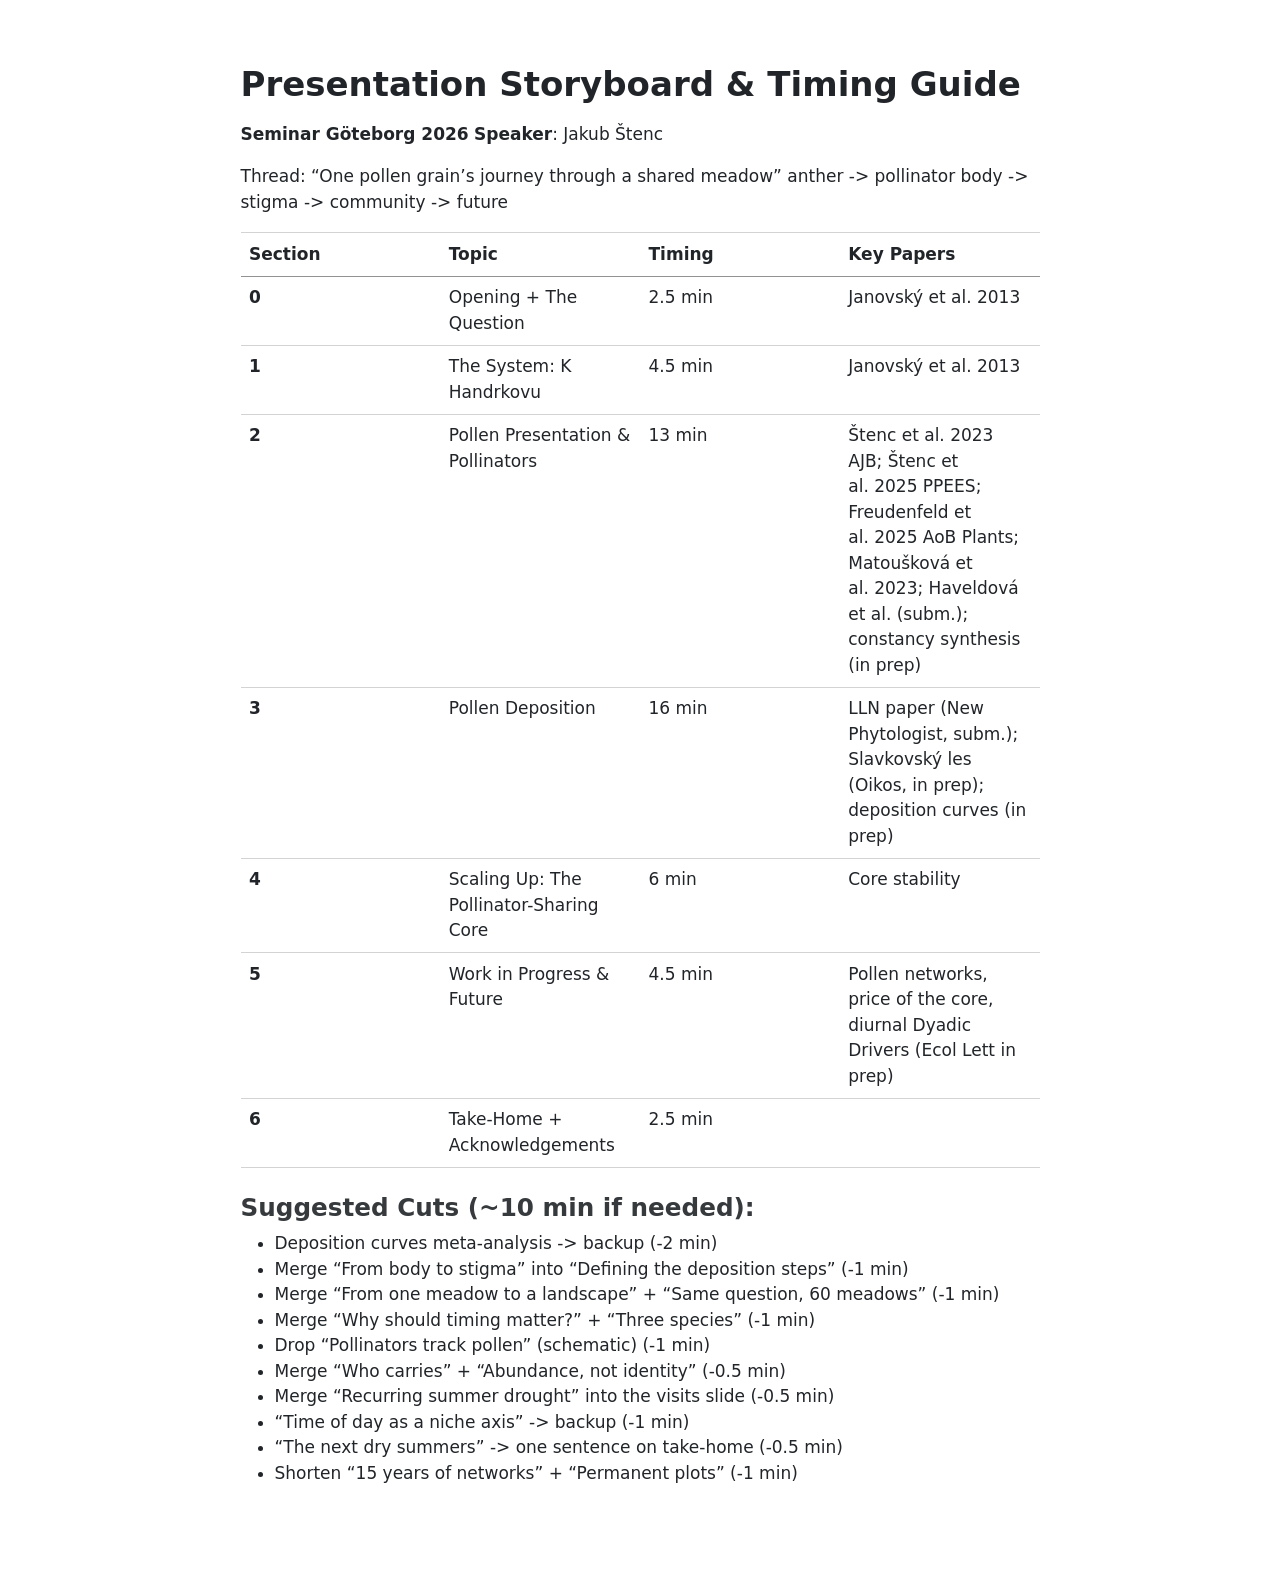
<file: docs/techroom/storyboard.html>
<!DOCTYPE html>
<html xmlns="http://www.w3.org/1999/xhtml" lang="en" xml:lang="en"><head>

<meta charset="utf-8">
<meta name="generator" content="quarto-1.8.25">

<meta name="viewport" content="width=device-width, initial-scale=1.0, user-scalable=yes">


<title>storyboard – Seminar Göteborg 2026</title>
<style>
code{white-space: pre-wrap;}
span.smallcaps{font-variant: small-caps;}
div.columns{display: flex; gap: min(4vw, 1.5em);}
div.column{flex: auto; overflow-x: auto;}
div.hanging-indent{margin-left: 1.5em; text-indent: -1.5em;}
ul.task-list{list-style: none;}
ul.task-list li input[type="checkbox"] {
  width: 0.8em;
  margin: 0 0.8em 0.2em -1em; /* quarto-specific, see https://github.com/quarto-dev/quarto-cli/issues/4556 */ 
  vertical-align: middle;
}
</style>


<script src="../site_libs/quarto-nav/quarto-nav.js"></script>
<script src="../site_libs/clipboard/clipboard.min.js"></script>
<script src="../site_libs/quarto-search/autocomplete.umd.js"></script>
<script src="../site_libs/quarto-search/fuse.min.js"></script>
<script src="../site_libs/quarto-search/quarto-search.js"></script>
<meta name="quarto:offset" content="../">
<script src="../site_libs/quarto-html/quarto.js" type="module"></script>
<script src="../site_libs/quarto-html/tabsets/tabsets.js" type="module"></script>
<script src="../site_libs/quarto-html/axe/axe-check.js" type="module"></script>
<script src="../site_libs/quarto-html/popper.min.js"></script>
<script src="../site_libs/quarto-html/tippy.umd.min.js"></script>
<script src="../site_libs/quarto-html/anchor.min.js"></script>
<link href="../site_libs/quarto-html/tippy.css" rel="stylesheet">
<link href="../site_libs/quarto-html/quarto-syntax-highlighting-7b89279ff1a6dce999919e0e67d4d9ec.css" rel="stylesheet" id="quarto-text-highlighting-styles">
<script src="../site_libs/bootstrap/bootstrap.min.js"></script>
<link href="../site_libs/bootstrap/bootstrap-icons.css" rel="stylesheet">
<link href="../site_libs/bootstrap/bootstrap-483b83aed17b8f082ffcc42107b62a07.min.css" rel="stylesheet" append-hash="true" id="quarto-bootstrap" data-mode="light">
<script id="quarto-search-options" type="application/json">{
  "location": "sidebar",
  "copy-button": false,
  "collapse-after": 3,
  "panel-placement": "start",
  "type": "textbox",
  "limit": 50,
  "keyboard-shortcut": [
    "f",
    "/",
    "s"
  ],
  "show-item-context": false,
  "language": {
    "search-no-results-text": "No results",
    "search-matching-documents-text": "matching documents",
    "search-copy-link-title": "Copy link to search",
    "search-hide-matches-text": "Hide additional matches",
    "search-more-match-text": "more match in this document",
    "search-more-matches-text": "more matches in this document",
    "search-clear-button-title": "Clear",
    "search-text-placeholder": "",
    "search-detached-cancel-button-title": "Cancel",
    "search-submit-button-title": "Submit",
    "search-label": "Search"
  }
}</script>


</head>

<body class="fullcontent quarto-light">

<div id="quarto-search-results"></div>
<!-- content -->
<div id="quarto-content" class="quarto-container page-columns page-rows-contents page-layout-article">
<!-- sidebar -->
<!-- margin-sidebar -->
    
<!-- main -->
<main class="content" id="quarto-document-content"><header id="title-block-header" class="quarto-title-block"></header>




<section id="presentation-storyboard-timing-guide" class="level1">
<h1>Presentation Storyboard &amp; Timing Guide</h1>
<p><strong>Seminar Göteborg 2026</strong> <strong>Speaker</strong>: Jakub Štenc</p>
<p>Thread: “One pollen grain’s journey through a shared meadow” anther -&gt; pollinator body -&gt; stigma -&gt; community -&gt; future</p>
<table class="caption-top table">
<colgroup>
<col style="width: 25%">
<col style="width: 25%">
<col style="width: 25%">
<col style="width: 25%">
</colgroup>
<thead>
<tr class="header">
<th style="text-align: left;">Section</th>
<th style="text-align: left;">Topic</th>
<th style="text-align: left;">Timing</th>
<th style="text-align: left;">Key Papers</th>
</tr>
</thead>
<tbody>
<tr class="odd">
<td style="text-align: left;"><strong>0</strong></td>
<td style="text-align: left;">Opening + The Question</td>
<td style="text-align: left;">2.5 min</td>
<td style="text-align: left;">Janovský et al.&nbsp;2013</td>
</tr>
<tr class="even">
<td style="text-align: left;"><strong>1</strong></td>
<td style="text-align: left;">The System: K Handrkovu</td>
<td style="text-align: left;">4.5 min</td>
<td style="text-align: left;">Janovský et al.&nbsp;2013</td>
</tr>
<tr class="odd">
<td style="text-align: left;"><strong>2</strong></td>
<td style="text-align: left;">Pollen Presentation &amp; Pollinators</td>
<td style="text-align: left;">13 min</td>
<td style="text-align: left;">Štenc et al.&nbsp;2023 AJB; Štenc et al.&nbsp;2025 PPEES; Freudenfeld et al.&nbsp;2025 AoB Plants; Matoušková et al.&nbsp;2023; Haveldová et al.&nbsp;(subm.); constancy synthesis (in prep)</td>
</tr>
<tr class="even">
<td style="text-align: left;"><strong>3</strong></td>
<td style="text-align: left;">Pollen Deposition</td>
<td style="text-align: left;">16 min</td>
<td style="text-align: left;">LLN paper (New Phytologist, subm.); Slavkovský les (Oikos, in prep); deposition curves (in prep)</td>
</tr>
<tr class="odd">
<td style="text-align: left;"><strong>4</strong></td>
<td style="text-align: left;">Scaling Up: The Pollinator-Sharing Core</td>
<td style="text-align: left;">6 min</td>
<td style="text-align: left;">Core stability</td>
</tr>
<tr class="even">
<td style="text-align: left;"><strong>5</strong></td>
<td style="text-align: left;">Work in Progress &amp; Future</td>
<td style="text-align: left;">4.5 min</td>
<td style="text-align: left;">Pollen networks, price of the core, diurnal Dyadic Drivers (Ecol Lett in prep)</td>
</tr>
<tr class="odd">
<td style="text-align: left;"><strong>6</strong></td>
<td style="text-align: left;">Take-Home + Acknowledgements</td>
<td style="text-align: left;">2.5 min</td>
<td style="text-align: left;"></td>
</tr>
</tbody>
</table>
<section id="suggested-cuts-10-min-if-needed" class="level3">
<h3 class="anchored" data-anchor-id="suggested-cuts-10-min-if-needed">Suggested Cuts (~10 min if needed):</h3>
<ul>
<li>Deposition curves meta-analysis -&gt; backup (-2 min)</li>
<li>Merge “From body to stigma” into “Defining the deposition steps” (-1 min)</li>
<li>Merge “From one meadow to a landscape” + “Same question, 60 meadows” (-1 min)</li>
<li>Merge “Why should timing matter?” + “Three species” (-1 min)</li>
<li>Drop “Pollinators track pollen” (schematic) (-1 min)</li>
<li>Merge “Who carries” + “Abundance, not identity” (-0.5 min)</li>
<li>Merge “Recurring summer drought” into the visits slide (-0.5 min)</li>
<li>“Time of day as a niche axis” -&gt; backup (-1 min)</li>
<li>“The next dry summers” -&gt; one sentence on take-home (-0.5 min)</li>
<li>Shorten “15 years of networks” + “Permanent plots” (-1 min)</li>
</ul>


</section>
</section>

</main> <!-- /main -->
<script id="quarto-html-after-body" type="application/javascript">
  window.document.addEventListener("DOMContentLoaded", function (event) {
    const icon = "";
    const anchorJS = new window.AnchorJS();
    anchorJS.options = {
      placement: 'right',
      icon: icon
    };
    anchorJS.add('.anchored');
    const isCodeAnnotation = (el) => {
      for (const clz of el.classList) {
        if (clz.startsWith('code-annotation-')) {                     
          return true;
        }
      }
      return false;
    }
    const onCopySuccess = function(e) {
      // button target
      const button = e.trigger;
      // don't keep focus
      button.blur();
      // flash "checked"
      button.classList.add('code-copy-button-checked');
      var currentTitle = button.getAttribute("title");
      button.setAttribute("title", "Copied!");
      let tooltip;
      if (window.bootstrap) {
        button.setAttribute("data-bs-toggle", "tooltip");
        button.setAttribute("data-bs-placement", "left");
        button.setAttribute("data-bs-title", "Copied!");
        tooltip = new bootstrap.Tooltip(button, 
          { trigger: "manual", 
            customClass: "code-copy-button-tooltip",
            offset: [0, -8]});
        tooltip.show();    
      }
      setTimeout(function() {
        if (tooltip) {
          tooltip.hide();
          button.removeAttribute("data-bs-title");
          button.removeAttribute("data-bs-toggle");
          button.removeAttribute("data-bs-placement");
        }
        button.setAttribute("title", currentTitle);
        button.classList.remove('code-copy-button-checked');
      }, 1000);
      // clear code selection
      e.clearSelection();
    }
    const getTextToCopy = function(trigger) {
      const outerScaffold = trigger.parentElement.cloneNode(true);
      const codeEl = outerScaffold.querySelector('code');
      for (const childEl of codeEl.children) {
        if (isCodeAnnotation(childEl)) {
          childEl.remove();
        }
      }
      return codeEl.innerText;
    }
    const clipboard = new window.ClipboardJS('.code-copy-button:not([data-in-quarto-modal])', {
      text: getTextToCopy
    });
    clipboard.on('success', onCopySuccess);
    if (window.document.getElementById('quarto-embedded-source-code-modal')) {
      const clipboardModal = new window.ClipboardJS('.code-copy-button[data-in-quarto-modal]', {
        text: getTextToCopy,
        container: window.document.getElementById('quarto-embedded-source-code-modal')
      });
      clipboardModal.on('success', onCopySuccess);
    }
      var localhostRegex = new RegExp(/^(?:http|https):\/\/localhost\:?[0-9]*\//);
      var mailtoRegex = new RegExp(/^mailto:/);
        var filterRegex = new RegExp('/' + window.location.host + '/');
      var isInternal = (href) => {
          return filterRegex.test(href) || localhostRegex.test(href) || mailtoRegex.test(href);
      }
      // Inspect non-navigation links and adorn them if external
     var links = window.document.querySelectorAll('a[href]:not(.nav-link):not(.navbar-brand):not(.toc-action):not(.sidebar-link):not(.sidebar-item-toggle):not(.pagination-link):not(.no-external):not([aria-hidden]):not(.dropdown-item):not(.quarto-navigation-tool):not(.about-link)');
      for (var i=0; i<links.length; i++) {
        const link = links[i];
        if (!isInternal(link.href)) {
          // undo the damage that might have been done by quarto-nav.js in the case of
          // links that we want to consider external
          if (link.dataset.originalHref !== undefined) {
            link.href = link.dataset.originalHref;
          }
        }
      }
    function tippyHover(el, contentFn, onTriggerFn, onUntriggerFn) {
      const config = {
        allowHTML: true,
        maxWidth: 500,
        delay: 100,
        arrow: false,
        appendTo: function(el) {
            return el.parentElement;
        },
        interactive: true,
        interactiveBorder: 10,
        theme: 'quarto',
        placement: 'bottom-start',
      };
      if (contentFn) {
        config.content = contentFn;
      }
      if (onTriggerFn) {
        config.onTrigger = onTriggerFn;
      }
      if (onUntriggerFn) {
        config.onUntrigger = onUntriggerFn;
      }
      window.tippy(el, config); 
    }
    const noterefs = window.document.querySelectorAll('a[role="doc-noteref"]');
    for (var i=0; i<noterefs.length; i++) {
      const ref = noterefs[i];
      tippyHover(ref, function() {
        // use id or data attribute instead here
        let href = ref.getAttribute('data-footnote-href') || ref.getAttribute('href');
        try { href = new URL(href).hash; } catch {}
        const id = href.replace(/^#\/?/, "");
        const note = window.document.getElementById(id);
        if (note) {
          return note.innerHTML;
        } else {
          return "";
        }
      });
    }
    const xrefs = window.document.querySelectorAll('a.quarto-xref');
    const processXRef = (id, note) => {
      // Strip column container classes
      const stripColumnClz = (el) => {
        el.classList.remove("page-full", "page-columns");
        if (el.children) {
          for (const child of el.children) {
            stripColumnClz(child);
          }
        }
      }
      stripColumnClz(note)
      if (id === null || id.startsWith('sec-')) {
        // Special case sections, only their first couple elements
        const container = document.createElement("div");
        if (note.children && note.children.length > 2) {
          container.appendChild(note.children[0].cloneNode(true));
          for (let i = 1; i < note.children.length; i++) {
            const child = note.children[i];
            if (child.tagName === "P" && child.innerText === "") {
              continue;
            } else {
              container.appendChild(child.cloneNode(true));
              break;
            }
          }
          if (window.Quarto?.typesetMath) {
            window.Quarto.typesetMath(container);
          }
          return container.innerHTML
        } else {
          if (window.Quarto?.typesetMath) {
            window.Quarto.typesetMath(note);
          }
          return note.innerHTML;
        }
      } else {
        // Remove any anchor links if they are present
        const anchorLink = note.querySelector('a.anchorjs-link');
        if (anchorLink) {
          anchorLink.remove();
        }
        if (window.Quarto?.typesetMath) {
          window.Quarto.typesetMath(note);
        }
        if (note.classList.contains("callout")) {
          return note.outerHTML;
        } else {
          return note.innerHTML;
        }
      }
    }
    for (var i=0; i<xrefs.length; i++) {
      const xref = xrefs[i];
      tippyHover(xref, undefined, function(instance) {
        instance.disable();
        let url = xref.getAttribute('href');
        let hash = undefined; 
        if (url.startsWith('#')) {
          hash = url;
        } else {
          try { hash = new URL(url).hash; } catch {}
        }
        if (hash) {
          const id = hash.replace(/^#\/?/, "");
          const note = window.document.getElementById(id);
          if (note !== null) {
            try {
              const html = processXRef(id, note.cloneNode(true));
              instance.setContent(html);
            } finally {
              instance.enable();
              instance.show();
            }
          } else {
            // See if we can fetch this
            fetch(url.split('#')[0])
            .then(res => res.text())
            .then(html => {
              const parser = new DOMParser();
              const htmlDoc = parser.parseFromString(html, "text/html");
              const note = htmlDoc.getElementById(id);
              if (note !== null) {
                const html = processXRef(id, note);
                instance.setContent(html);
              } 
            }).finally(() => {
              instance.enable();
              instance.show();
            });
          }
        } else {
          // See if we can fetch a full url (with no hash to target)
          // This is a special case and we should probably do some content thinning / targeting
          fetch(url)
          .then(res => res.text())
          .then(html => {
            const parser = new DOMParser();
            const htmlDoc = parser.parseFromString(html, "text/html");
            const note = htmlDoc.querySelector('main.content');
            if (note !== null) {
              // This should only happen for chapter cross references
              // (since there is no id in the URL)
              // remove the first header
              if (note.children.length > 0 && note.children[0].tagName === "HEADER") {
                note.children[0].remove();
              }
              const html = processXRef(null, note);
              instance.setContent(html);
            } 
          }).finally(() => {
            instance.enable();
            instance.show();
          });
        }
      }, function(instance) {
      });
    }
        let selectedAnnoteEl;
        const selectorForAnnotation = ( cell, annotation) => {
          let cellAttr = 'data-code-cell="' + cell + '"';
          let lineAttr = 'data-code-annotation="' +  annotation + '"';
          const selector = 'span[' + cellAttr + '][' + lineAttr + ']';
          return selector;
        }
        const selectCodeLines = (annoteEl) => {
          const doc = window.document;
          const targetCell = annoteEl.getAttribute("data-target-cell");
          const targetAnnotation = annoteEl.getAttribute("data-target-annotation");
          const annoteSpan = window.document.querySelector(selectorForAnnotation(targetCell, targetAnnotation));
          const lines = annoteSpan.getAttribute("data-code-lines").split(",");
          const lineIds = lines.map((line) => {
            return targetCell + "-" + line;
          })
          let top = null;
          let height = null;
          let parent = null;
          if (lineIds.length > 0) {
              //compute the position of the single el (top and bottom and make a div)
              const el = window.document.getElementById(lineIds[0]);
              top = el.offsetTop;
              height = el.offsetHeight;
              parent = el.parentElement.parentElement;
            if (lineIds.length > 1) {
              const lastEl = window.document.getElementById(lineIds[lineIds.length - 1]);
              const bottom = lastEl.offsetTop + lastEl.offsetHeight;
              height = bottom - top;
            }
            if (top !== null && height !== null && parent !== null) {
              // cook up a div (if necessary) and position it 
              let div = window.document.getElementById("code-annotation-line-highlight");
              if (div === null) {
                div = window.document.createElement("div");
                div.setAttribute("id", "code-annotation-line-highlight");
                div.style.position = 'absolute';
                parent.appendChild(div);
              }
              div.style.top = top - 2 + "px";
              div.style.height = height + 4 + "px";
              div.style.left = 0;
              let gutterDiv = window.document.getElementById("code-annotation-line-highlight-gutter");
              if (gutterDiv === null) {
                gutterDiv = window.document.createElement("div");
                gutterDiv.setAttribute("id", "code-annotation-line-highlight-gutter");
                gutterDiv.style.position = 'absolute';
                const codeCell = window.document.getElementById(targetCell);
                const gutter = codeCell.querySelector('.code-annotation-gutter');
                gutter.appendChild(gutterDiv);
              }
              gutterDiv.style.top = top - 2 + "px";
              gutterDiv.style.height = height + 4 + "px";
            }
            selectedAnnoteEl = annoteEl;
          }
        };
        const unselectCodeLines = () => {
          const elementsIds = ["code-annotation-line-highlight", "code-annotation-line-highlight-gutter"];
          elementsIds.forEach((elId) => {
            const div = window.document.getElementById(elId);
            if (div) {
              div.remove();
            }
          });
          selectedAnnoteEl = undefined;
        };
          // Handle positioning of the toggle
      window.addEventListener(
        "resize",
        throttle(() => {
          elRect = undefined;
          if (selectedAnnoteEl) {
            selectCodeLines(selectedAnnoteEl);
          }
        }, 10)
      );
      function throttle(fn, ms) {
      let throttle = false;
      let timer;
        return (...args) => {
          if(!throttle) { // first call gets through
              fn.apply(this, args);
              throttle = true;
          } else { // all the others get throttled
              if(timer) clearTimeout(timer); // cancel #2
              timer = setTimeout(() => {
                fn.apply(this, args);
                timer = throttle = false;
              }, ms);
          }
        };
      }
        // Attach click handler to the DT
        const annoteDls = window.document.querySelectorAll('dt[data-target-cell]');
        for (const annoteDlNode of annoteDls) {
          annoteDlNode.addEventListener('click', (event) => {
            const clickedEl = event.target;
            if (clickedEl !== selectedAnnoteEl) {
              unselectCodeLines();
              const activeEl = window.document.querySelector('dt[data-target-cell].code-annotation-active');
              if (activeEl) {
                activeEl.classList.remove('code-annotation-active');
              }
              selectCodeLines(clickedEl);
              clickedEl.classList.add('code-annotation-active');
            } else {
              // Unselect the line
              unselectCodeLines();
              clickedEl.classList.remove('code-annotation-active');
            }
          });
        }
    const findCites = (el) => {
      const parentEl = el.parentElement;
      if (parentEl) {
        const cites = parentEl.dataset.cites;
        if (cites) {
          return {
            el,
            cites: cites.split(' ')
          };
        } else {
          return findCites(el.parentElement)
        }
      } else {
        return undefined;
      }
    };
    var bibliorefs = window.document.querySelectorAll('a[role="doc-biblioref"]');
    for (var i=0; i<bibliorefs.length; i++) {
      const ref = bibliorefs[i];
      const citeInfo = findCites(ref);
      if (citeInfo) {
        tippyHover(citeInfo.el, function() {
          var popup = window.document.createElement('div');
          citeInfo.cites.forEach(function(cite) {
            var citeDiv = window.document.createElement('div');
            citeDiv.classList.add('hanging-indent');
            citeDiv.classList.add('csl-entry');
            var biblioDiv = window.document.getElementById('ref-' + cite);
            if (biblioDiv) {
              citeDiv.innerHTML = biblioDiv.innerHTML;
            }
            popup.appendChild(citeDiv);
          });
          return popup.innerHTML;
        });
      }
    }
  });
  </script>
</div> <!-- /content -->




</body></html>
</file>
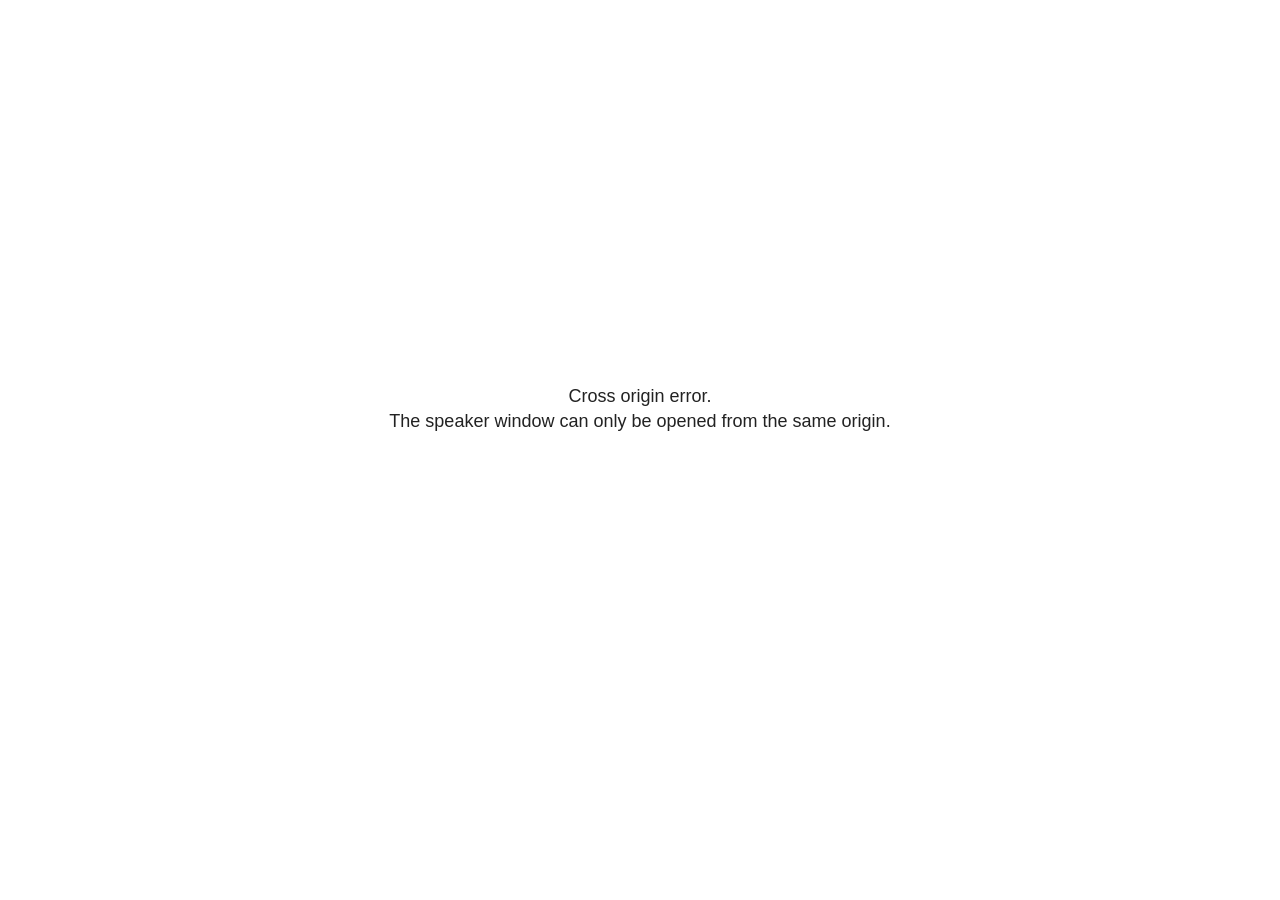
<file: docs/site_libs/revealjs/plugin/notes/speaker-view.html>
<!--
	NOTE: You need to build the notes plugin after making changes to this file.
-->
<html lang="en">
	<head>
		<meta charset="utf-8">

		<title>reveal.js - Speaker View</title>

		<style>
			body {
				font-family: Helvetica;
				font-size: 18px;
			}

			#current-slide,
			#upcoming-slide,
			#speaker-controls {
				padding: 6px;
				box-sizing: border-box;
				-moz-box-sizing: border-box;
			}

			#current-slide iframe,
			#upcoming-slide iframe {
				width: 100%;
				height: 100%;
				border: 1px solid #ddd;
			}

			#current-slide .label,
			#upcoming-slide .label {
				position: absolute;
				top: 10px;
				left: 10px;
				z-index: 2;
			}

			#connection-status {
				position: absolute;
				top: 0;
				left: 0;
				width: 100%;
				height: 100%;
				z-index: 20;
				padding: 30% 20% 20% 20%;
				font-size: 18px;
				color: #222;
				background: #fff;
				text-align: center;
				box-sizing: border-box;
				line-height: 1.4;
			}

			.overlay-element {
				height: 34px;
				line-height: 34px;
				padding: 0 10px;
				text-shadow: none;
				background: rgba( 220, 220, 220, 0.8 );
				color: #222;
				font-size: 14px;
			}

			.overlay-element.interactive:hover {
				background: rgba( 220, 220, 220, 1 );
			}

			#current-slide {
				position: absolute;
				width: 60%;
				height: 100%;
				top: 0;
				left: 0;
				padding-right: 0;
			}

			#upcoming-slide {
				position: absolute;
				width: 40%;
				height: 40%;
				right: 0;
				top: 0;
			}

			/* Speaker controls */
			#speaker-controls {
				position: absolute;
				top: 40%;
				right: 0;
				width: 40%;
				height: 60%;
				overflow: auto;
				font-size: 18px;
			}

				.speaker-controls-time.hidden,
				.speaker-controls-notes.hidden {
					display: none;
				}

				.speaker-controls-time .label,
				.speaker-controls-pace .label,
				.speaker-controls-notes .label {
					text-transform: uppercase;
					font-weight: normal;
					font-size: 0.66em;
					color: #666;
					margin: 0;
				}

				.speaker-controls-time, .speaker-controls-pace {
					border-bottom: 1px solid rgba( 200, 200, 200, 0.5 );
					margin-bottom: 10px;
					padding: 10px 16px;
					padding-bottom: 20px;
					cursor: pointer;
				}

				.speaker-controls-time .reset-button {
					opacity: 0;
					float: right;
					color: #666;
					text-decoration: none;
				}
				.speaker-controls-time:hover .reset-button {
					opacity: 1;
				}

				.speaker-controls-time .timer,
				.speaker-controls-time .clock {
					width: 50%;
				}

				.speaker-controls-time .timer,
				.speaker-controls-time .clock,
				.speaker-controls-time .pacing .hours-value,
				.speaker-controls-time .pacing .minutes-value,
				.speaker-controls-time .pacing .seconds-value {
					font-size: 1.9em;
				}

				.speaker-controls-time .timer {
					float: left;
				}

				.speaker-controls-time .clock {
					float: right;
					text-align: right;
				}

				.speaker-controls-time span.mute {
					opacity: 0.3;
				}

				.speaker-controls-time .pacing-title {
					margin-top: 5px;
				}

				.speaker-controls-time .pacing.ahead {
					color: blue;
				}

				.speaker-controls-time .pacing.on-track {
					color: green;
				}

				.speaker-controls-time .pacing.behind {
					color: red;
				}

				.speaker-controls-notes {
					padding: 10px 16px;
				}

				.speaker-controls-notes .value {
					margin-top: 5px;
					line-height: 1.4;
					font-size: 1.2em;
				}

			/* Layout selector */
			#speaker-layout {
				position: absolute;
				top: 10px;
				right: 10px;
				color: #222;
				z-index: 10;
			}
				#speaker-layout select {
					position: absolute;
					width: 100%;
					height: 100%;
					top: 0;
					left: 0;
					border: 0;
					box-shadow: 0;
					cursor: pointer;
					opacity: 0;

					font-size: 1em;
					background-color: transparent;

					-moz-appearance: none;
					-webkit-appearance: none;
					-webkit-tap-highlight-color: rgba(0, 0, 0, 0);
				}

				#speaker-layout select:focus {
					outline: none;
					box-shadow: none;
				}

			.clear {
				clear: both;
			}

			/* Speaker layout: Wide */
			body[data-speaker-layout="wide"] #current-slide,
			body[data-speaker-layout="wide"] #upcoming-slide {
				width: 50%;
				height: 45%;
				padding: 6px;
			}

			body[data-speaker-layout="wide"] #current-slide {
				top: 0;
				left: 0;
			}

			body[data-speaker-layout="wide"] #upcoming-slide {
				top: 0;
				left: 50%;
			}

			body[data-speaker-layout="wide"] #speaker-controls {
				top: 45%;
				left: 0;
				width: 100%;
				height: 50%;
				font-size: 1.25em;
			}

			/* Speaker layout: Tall */
			body[data-speaker-layout="tall"] #current-slide,
			body[data-speaker-layout="tall"] #upcoming-slide {
				width: 45%;
				height: 50%;
				padding: 6px;
			}

			body[data-speaker-layout="tall"] #current-slide {
				top: 0;
				left: 0;
			}

			body[data-speaker-layout="tall"] #upcoming-slide {
				top: 50%;
				left: 0;
			}

			body[data-speaker-layout="tall"] #speaker-controls {
				padding-top: 40px;
				top: 0;
				left: 45%;
				width: 55%;
				height: 100%;
				font-size: 1.25em;
			}

			/* Speaker layout: Notes only */
			body[data-speaker-layout="notes-only"] #current-slide,
			body[data-speaker-layout="notes-only"] #upcoming-slide {
				display: none;
			}

			body[data-speaker-layout="notes-only"] #speaker-controls {
				padding-top: 40px;
				top: 0;
				left: 0;
				width: 100%;
				height: 100%;
				font-size: 1.25em;
			}

			@media screen and (max-width: 1080px) {
				body[data-speaker-layout="default"] #speaker-controls {
					font-size: 16px;
				}
			}

			@media screen and (max-width: 900px) {
				body[data-speaker-layout="default"] #speaker-controls {
					font-size: 14px;
				}
			}

			@media screen and (max-width: 800px) {
				body[data-speaker-layout="default"] #speaker-controls {
					font-size: 12px;
				}
			}

		</style>
	</head>

	<body>

		<div id="connection-status">Loading speaker view...</div>

		<div id="current-slide"></div>
		<div id="upcoming-slide"><span class="overlay-element label">Upcoming</span></div>
		<div id="speaker-controls">
			<div class="speaker-controls-time">
				<h4 class="label">Time <span class="reset-button">Click to Reset</span></h4>
				<div class="clock">
					<span class="clock-value">0:00 AM</span>
				</div>
				<div class="timer">
					<span class="hours-value">00</span><span class="minutes-value">:00</span><span class="seconds-value">:00</span>
				</div>
				<div class="clear"></div>

				<h4 class="label pacing-title" style="display: none">Pacing – Time to finish current slide</h4>
				<div class="pacing" style="display: none">
					<span class="hours-value">00</span><span class="minutes-value">:00</span><span class="seconds-value">:00</span>
				</div>
			</div>

			<div class="speaker-controls-notes hidden">
				<h4 class="label">Notes</h4>
				<div class="value"></div>
			</div>
		</div>
		<div id="speaker-layout" class="overlay-element interactive">
			<span class="speaker-layout-label"></span>
			<select class="speaker-layout-dropdown"></select>
		</div>

		<script>

			(function() {

				var notes,
					notesValue,
					currentState,
					currentSlide,
					upcomingSlide,
					layoutLabel,
					layoutDropdown,
					pendingCalls = {},
					lastRevealApiCallId = 0,
					connected = false

				var connectionStatus = document.querySelector( '#connection-status' );

				var SPEAKER_LAYOUTS = {
					'default': 'Default',
					'wide': 'Wide',
					'tall': 'Tall',
					'notes-only': 'Notes only'
				};

				setupLayout();

				let openerOrigin;

				try {
					openerOrigin = window.opener.location.origin;
				}
				catch ( error ) { console.warn( error ) }

				// In order to prevent XSS, the speaker view will only run if its
				// opener has the same origin as itself
				if( window.location.origin !== openerOrigin ) {
					connectionStatus.innerHTML = 'Cross origin error.<br>The speaker window can only be opened from the same origin.';
					return;
				}

				var connectionTimeout = setTimeout( function() {
					connectionStatus.innerHTML = 'Error connecting to main window.<br>Please try closing and reopening the speaker view.';
				}, 5000 );

				window.addEventListener( 'message', function( event ) {

					// Validate the origin of all messages to avoid parsing messages
					// that aren't meant for us. Ignore when running off file:// so
					// that the speaker view continues to work without a web server.
					if( window.location.origin !== event.origin && window.location.origin !== 'file://' ) {
						return
					}

					clearTimeout( connectionTimeout );
					connectionStatus.style.display = 'none';

					var data = JSON.parse( event.data );

					// The overview mode is only useful to the reveal.js instance
					// where navigation occurs so we don't sync it
					if( data.state ) delete data.state.overview;

					// Messages sent by the notes plugin inside of the main window
					if( data && data.namespace === 'reveal-notes' ) {
						if( data.type === 'connect' ) {
							handleConnectMessage( data );
						}
						else if( data.type === 'state' ) {
							handleStateMessage( data );
						}
						else if( data.type === 'return' ) {
							pendingCalls[data.callId](data.result);
							delete pendingCalls[data.callId];
						}
					}
					// Messages sent by the reveal.js inside of the current slide preview
					else if( data && data.namespace === 'reveal' ) {
						if( /ready/.test( data.eventName ) ) {
							// Send a message back to notify that the handshake is complete
							window.opener.postMessage( JSON.stringify({ namespace: 'reveal-notes', type: 'connected'} ), '*' );
						}
						else if( /slidechanged|fragmentshown|fragmenthidden|paused|resumed/.test( data.eventName ) && currentState !== JSON.stringify( data.state ) ) {

							dispatchStateToMainWindow( data.state );

						}
					}

				} );

				/**
				 * Updates the presentation in the main window to match the state
				 * of the presentation in the notes window.
				 */
				const dispatchStateToMainWindow = debounce(( state ) => {
					window.opener.postMessage( JSON.stringify({ method: 'setState', args: [ state ]} ), '*' );
				}, 500);

				/**
				 * Asynchronously calls the Reveal.js API of the main frame.
				 */
				function callRevealApi( methodName, methodArguments, callback ) {

					var callId = ++lastRevealApiCallId;
					pendingCalls[callId] = callback;
					window.opener.postMessage( JSON.stringify( {
						namespace: 'reveal-notes',
						type: 'call',
						callId: callId,
						methodName: methodName,
						arguments: methodArguments
					} ), '*' );

				}

				/**
				 * Called when the main window is trying to establish a
				 * connection.
				 */
				function handleConnectMessage( data ) {

					if( connected === false ) {
						connected = true;

						setupIframes( data );
						setupKeyboard();
						setupNotes();
						setupTimer();
						setupHeartbeat();
					}

				}

				/**
				 * Called when the main window sends an updated state.
				 */
				function handleStateMessage( data ) {

					// Store the most recently set state to avoid circular loops
					// applying the same state
					currentState = JSON.stringify( data.state );

					// No need for updating the notes in case of fragment changes
					if ( data.notes ) {
						notes.classList.remove( 'hidden' );
						notesValue.style.whiteSpace = data.whitespace;
						if( data.markdown ) {
							notesValue.innerHTML = marked( data.notes );
						}
						else {
							notesValue.innerHTML = data.notes;
						}
					}
					else {
						notes.classList.add( 'hidden' );
					}

					// Update the note slides
					currentSlide.contentWindow.postMessage( JSON.stringify({ method: 'setState', args: [ data.state ] }), '*' );
					upcomingSlide.contentWindow.postMessage( JSON.stringify({ method: 'setState', args: [ data.state ] }), '*' );
					upcomingSlide.contentWindow.postMessage( JSON.stringify({ method: 'next' }), '*' );

				}

				// Limit to max one state update per X ms
				handleStateMessage = debounce( handleStateMessage, 200 );

				/**
				 * Forward keyboard events to the current slide window.
				 * This enables keyboard events to work even if focus
				 * isn't set on the current slide iframe.
				 *
				 * Block F5 default handling, it reloads and disconnects
				 * the speaker notes window.
				 */
				function setupKeyboard() {

					document.addEventListener( 'keydown', function( event ) {
						if( event.keyCode === 116 || ( event.metaKey && event.keyCode === 82 ) ) {
							event.preventDefault();
							return false;
						}
						currentSlide.contentWindow.postMessage( JSON.stringify({ method: 'triggerKey', args: [ event.keyCode ] }), '*' );
					} );

				}

				/**
				 * Creates the preview iframes.
				 */
				function setupIframes( data ) {

					var params = [
						'receiver',
						'progress=false',
						'history=false',
						'transition=none',
						'autoSlide=0',
						'backgroundTransition=none'
					].join( '&' );

					var urlSeparator = /\?/.test(data.url) ? '&' : '?';
					var hash = '#/' + data.state.indexh + '/' + data.state.indexv;
					var currentURL = data.url + urlSeparator + params + '&scrollActivationWidth=false&postMessageEvents=true' + hash;
					var upcomingURL = data.url + urlSeparator + params + '&scrollActivationWidth=false&controls=false' + hash;

					currentSlide = document.createElement( 'iframe' );
					currentSlide.setAttribute( 'width', 1280 );
					currentSlide.setAttribute( 'height', 1024 );
					currentSlide.setAttribute( 'src', currentURL );
					document.querySelector( '#current-slide' ).appendChild( currentSlide );

					upcomingSlide = document.createElement( 'iframe' );
					upcomingSlide.setAttribute( 'width', 640 );
					upcomingSlide.setAttribute( 'height', 512 );
					upcomingSlide.setAttribute( 'src', upcomingURL );
					document.querySelector( '#upcoming-slide' ).appendChild( upcomingSlide );

				}

				/**
				 * Setup the notes UI.
				 */
				function setupNotes() {

					notes = document.querySelector( '.speaker-controls-notes' );
					notesValue = document.querySelector( '.speaker-controls-notes .value' );

				}

				/**
				 * We send out a heartbeat at all times to ensure we can
				 * reconnect with the main presentation window after reloads.
				 */
				function setupHeartbeat() {

					setInterval( () => {
						window.opener.postMessage( JSON.stringify({ namespace: 'reveal-notes', type: 'heartbeat'} ), '*' );
					}, 1000 );

				}

				function getTimings( callback ) {

					callRevealApi( 'getSlidesAttributes', [], function ( slideAttributes ) {
						callRevealApi( 'getConfig', [], function ( config ) {
							var totalTime = config.totalTime;
							var minTimePerSlide = config.minimumTimePerSlide || 0;
							var defaultTiming = config.defaultTiming;
							if ((defaultTiming == null) && (totalTime == null)) {
								callback(null);
								return;
							}
							// Setting totalTime overrides defaultTiming
							if (totalTime) {
								defaultTiming = 0;
							}
							var timings = [];
							for ( var i in slideAttributes ) {
								var slide = slideAttributes[ i ];
								var timing = defaultTiming;
								if( slide.hasOwnProperty( 'data-timing' )) {
									var t = slide[ 'data-timing' ];
									timing = parseInt(t);
									if( isNaN(timing) ) {
										console.warn("Could not parse timing '" + t + "' of slide " + i + "; using default of " + defaultTiming);
										timing = defaultTiming;
									}
								}
								timings.push(timing);
							}
							if ( totalTime ) {
								// After we've allocated time to individual slides, we summarize it and
								// subtract it from the total time
								var remainingTime = totalTime - timings.reduce( function(a, b) { return a + b; }, 0 );
								// The remaining time is divided by the number of slides that have 0 seconds
								// allocated at the moment, giving the average time-per-slide on the remaining slides
								var remainingSlides = (timings.filter( function(x) { return x == 0 }) ).length
								var timePerSlide = Math.round( remainingTime / remainingSlides, 0 )
								// And now we replace every zero-value timing with that average
								timings = timings.map( function(x) { return (x==0 ? timePerSlide : x) } );
							}
							var slidesUnderMinimum = timings.filter( function(x) { return (x < minTimePerSlide) } ).length
							if ( slidesUnderMinimum ) {
								message = "The pacing time for " + slidesUnderMinimum + " slide(s) is under the configured minimum of " + minTimePerSlide + " seconds. Check the data-timing attribute on individual slides, or consider increasing the totalTime or minimumTimePerSlide configuration options (or removing some slides).";
								alert(message);
							}
							callback( timings );
						} );
					} );

				}

				/**
				 * Return the number of seconds allocated for presenting
				 * all slides up to and including this one.
				 */
				function getTimeAllocated( timings, callback ) {

					callRevealApi( 'getSlidePastCount', [], function ( currentSlide ) {
						var allocated = 0;
						for (var i in timings.slice(0, currentSlide + 1)) {
							allocated += timings[i];
						}
						callback( allocated );
					} );

				}

				/**
				 * Create the timer and clock and start updating them
				 * at an interval.
				 */
				function setupTimer() {

					var start = new Date(),
					timeEl = document.querySelector( '.speaker-controls-time' ),
					clockEl = timeEl.querySelector( '.clock-value' ),
					hoursEl = timeEl.querySelector( '.hours-value' ),
					minutesEl = timeEl.querySelector( '.minutes-value' ),
					secondsEl = timeEl.querySelector( '.seconds-value' ),
					pacingTitleEl = timeEl.querySelector( '.pacing-title' ),
					pacingEl = timeEl.querySelector( '.pacing' ),
					pacingHoursEl = pacingEl.querySelector( '.hours-value' ),
					pacingMinutesEl = pacingEl.querySelector( '.minutes-value' ),
					pacingSecondsEl = pacingEl.querySelector( '.seconds-value' );

					var timings = null;
					getTimings( function ( _timings ) {

						timings = _timings;
						if (_timings !== null) {
							pacingTitleEl.style.removeProperty('display');
							pacingEl.style.removeProperty('display');
						}

						// Update once directly
						_updateTimer();

						// Then update every second
						setInterval( _updateTimer, 1000 );

					} );


					function _resetTimer() {

						if (timings == null) {
							start = new Date();
							_updateTimer();
						}
						else {
							// Reset timer to beginning of current slide
							getTimeAllocated( timings, function ( slideEndTimingSeconds ) {
								var slideEndTiming = slideEndTimingSeconds * 1000;
								callRevealApi( 'getSlidePastCount', [], function ( currentSlide ) {
									var currentSlideTiming = timings[currentSlide] * 1000;
									var previousSlidesTiming = slideEndTiming - currentSlideTiming;
									var now = new Date();
									start = new Date(now.getTime() - previousSlidesTiming);
									_updateTimer();
								} );
							} );
						}

					}

					timeEl.addEventListener( 'click', function() {
						_resetTimer();
						return false;
					} );

					function _displayTime( hrEl, minEl, secEl, time) {

						var sign = Math.sign(time) == -1 ? "-" : "";
						time = Math.abs(Math.round(time / 1000));
						var seconds = time % 60;
						var minutes = Math.floor( time / 60 ) % 60 ;
						var hours = Math.floor( time / ( 60 * 60 )) ;
						hrEl.innerHTML = sign + zeroPadInteger( hours );
						if (hours == 0) {
							hrEl.classList.add( 'mute' );
						}
						else {
							hrEl.classList.remove( 'mute' );
						}
						minEl.innerHTML = ':' + zeroPadInteger( minutes );
						if (hours == 0 && minutes == 0) {
							minEl.classList.add( 'mute' );
						}
						else {
							minEl.classList.remove( 'mute' );
						}
						secEl.innerHTML = ':' + zeroPadInteger( seconds );
					}

					function _updateTimer() {

						var diff, hours, minutes, seconds,
						now = new Date();

						diff = now.getTime() - start.getTime();

						clockEl.innerHTML = now.toLocaleTimeString( 'en-US', { hour12: true, hour: '2-digit', minute:'2-digit' } );
						_displayTime( hoursEl, minutesEl, secondsEl, diff );
						if (timings !== null) {
							_updatePacing(diff);
						}

					}

					function _updatePacing(diff) {

						getTimeAllocated( timings, function ( slideEndTimingSeconds ) {
							var slideEndTiming = slideEndTimingSeconds * 1000;

							callRevealApi( 'getSlidePastCount', [], function ( currentSlide ) {
								var currentSlideTiming = timings[currentSlide] * 1000;
								var timeLeftCurrentSlide = slideEndTiming - diff;
								if (timeLeftCurrentSlide < 0) {
									pacingEl.className = 'pacing behind';
								}
								else if (timeLeftCurrentSlide < currentSlideTiming) {
									pacingEl.className = 'pacing on-track';
								}
								else {
									pacingEl.className = 'pacing ahead';
								}
								_displayTime( pacingHoursEl, pacingMinutesEl, pacingSecondsEl, timeLeftCurrentSlide );
							} );
						} );
					}

				}

				/**
				 * Sets up the speaker view layout and layout selector.
				 */
				function setupLayout() {

					layoutDropdown = document.querySelector( '.speaker-layout-dropdown' );
					layoutLabel = document.querySelector( '.speaker-layout-label' );

					// Render the list of available layouts
					for( var id in SPEAKER_LAYOUTS ) {
						var option = document.createElement( 'option' );
						option.setAttribute( 'value', id );
						option.textContent = SPEAKER_LAYOUTS[ id ];
						layoutDropdown.appendChild( option );
					}

					// Monitor the dropdown for changes
					layoutDropdown.addEventListener( 'change', function( event ) {

						setLayout( layoutDropdown.value );

					}, false );

					// Restore any currently persisted layout
					setLayout( getLayout() );

				}

				/**
				 * Sets a new speaker view layout. The layout is persisted
				 * in local storage.
				 */
				function setLayout( value ) {

					var title = SPEAKER_LAYOUTS[ value ];

					layoutLabel.innerHTML = 'Layout' + ( title ? ( ': ' + title ) : '' );
					layoutDropdown.value = value;

					document.body.setAttribute( 'data-speaker-layout', value );

					// Persist locally
					if( supportsLocalStorage() ) {
						window.localStorage.setItem( 'reveal-speaker-layout', value );
					}

				}

				/**
				 * Returns the ID of the most recently set speaker layout
				 * or our default layout if none has been set.
				 */
				function getLayout() {

					if( supportsLocalStorage() ) {
						var layout = window.localStorage.getItem( 'reveal-speaker-layout' );
						if( layout ) {
							return layout;
						}
					}

					// Default to the first record in the layouts hash
					for( var id in SPEAKER_LAYOUTS ) {
						return id;
					}

				}

				function supportsLocalStorage() {

					try {
						localStorage.setItem('test', 'test');
						localStorage.removeItem('test');
						return true;
					}
					catch( e ) {
						return false;
					}

				}

				function zeroPadInteger( num ) {

					var str = '00' + parseInt( num );
					return str.substring( str.length - 2 );

				}

				/**
				 * Limits the frequency at which a function can be called.
				 */
				function debounce( fn, ms ) {

					var lastTime = 0,
						timeout;

					return function() {

						var args = arguments;
						var context = this;

						clearTimeout( timeout );

						var timeSinceLastCall = Date.now() - lastTime;
						if( timeSinceLastCall > ms ) {
							fn.apply( context, args );
							lastTime = Date.now();
						}
						else {
							timeout = setTimeout( function() {
								fn.apply( context, args );
								lastTime = Date.now();
							}, ms - timeSinceLastCall );
						}

					}

				}

			})();

		</script>
	</body>
</html>
</file>
<file: docs/site_libs/quarto-html/tippy.css>
.tippy-box[data-animation=fade][data-state=hidden]{opacity:0}[data-tippy-root]{max-width:calc(100vw - 10px)}.tippy-box{position:relative;background-color:#333;color:#fff;border-radius:4px;font-size:14px;line-height:1.4;white-space:normal;outline:0;transition-property:transform,visibility,opacity}.tippy-box[data-placement^=top]>.tippy-arrow{bottom:0}.tippy-box[data-placement^=top]>.tippy-arrow:before{bottom:-7px;left:0;border-width:8px 8px 0;border-top-color:initial;transform-origin:center top}.tippy-box[data-placement^=bottom]>.tippy-arrow{top:0}.tippy-box[data-placement^=bottom]>.tippy-arrow:before{top:-7px;left:0;border-width:0 8px 8px;border-bottom-color:initial;transform-origin:center bottom}.tippy-box[data-placement^=left]>.tippy-arrow{right:0}.tippy-box[data-placement^=left]>.tippy-arrow:before{border-width:8px 0 8px 8px;border-left-color:initial;right:-7px;transform-origin:center left}.tippy-box[data-placement^=right]>.tippy-arrow{left:0}.tippy-box[data-placement^=right]>.tippy-arrow:before{left:-7px;border-width:8px 8px 8px 0;border-right-color:initial;transform-origin:center right}.tippy-box[data-inertia][data-state=visible]{transition-timing-function:cubic-bezier(.54,1.5,.38,1.11)}.tippy-arrow{width:16px;height:16px;color:#333}.tippy-arrow:before{content:"";position:absolute;border-color:transparent;border-style:solid}.tippy-content{position:relative;padding:5px 9px;z-index:1}
</file>
<file: docs/site_libs/quarto-html/quarto-syntax-highlighting-7b89279ff1a6dce999919e0e67d4d9ec.css>
/* quarto syntax highlight colors */
:root {
  --quarto-hl-ot-color: #003B4F;
  --quarto-hl-at-color: #657422;
  --quarto-hl-ss-color: #20794D;
  --quarto-hl-an-color: #5E5E5E;
  --quarto-hl-fu-color: #4758AB;
  --quarto-hl-st-color: #20794D;
  --quarto-hl-cf-color: #003B4F;
  --quarto-hl-op-color: #5E5E5E;
  --quarto-hl-er-color: #AD0000;
  --quarto-hl-bn-color: #AD0000;
  --quarto-hl-al-color: #AD0000;
  --quarto-hl-va-color: #111111;
  --quarto-hl-bu-color: inherit;
  --quarto-hl-ex-color: inherit;
  --quarto-hl-pp-color: #AD0000;
  --quarto-hl-in-color: #5E5E5E;
  --quarto-hl-vs-color: #20794D;
  --quarto-hl-wa-color: #5E5E5E;
  --quarto-hl-do-color: #5E5E5E;
  --quarto-hl-im-color: #00769E;
  --quarto-hl-ch-color: #20794D;
  --quarto-hl-dt-color: #AD0000;
  --quarto-hl-fl-color: #AD0000;
  --quarto-hl-co-color: #5E5E5E;
  --quarto-hl-cv-color: #5E5E5E;
  --quarto-hl-cn-color: #8f5902;
  --quarto-hl-sc-color: #5E5E5E;
  --quarto-hl-dv-color: #AD0000;
  --quarto-hl-kw-color: #003B4F;
}

/* other quarto variables */
:root {
  --quarto-font-monospace: SFMono-Regular, Menlo, Monaco, Consolas, "Liberation Mono", "Courier New", monospace;
}

/* syntax highlight based on Pandoc's rules */
pre > code.sourceCode > span {
  color: #003B4F;
}

code.sourceCode > span {
  color: #003B4F;
}

div.sourceCode,
div.sourceCode pre.sourceCode {
  color: #003B4F;
}

/* Normal */
code span {
  color: #003B4F;
}

/* Alert */
code span.al {
  color: #AD0000;
  font-style: inherit;
}

/* Annotation */
code span.an {
  color: #5E5E5E;
  font-style: inherit;
}

/* Attribute */
code span.at {
  color: #657422;
  font-style: inherit;
}

/* BaseN */
code span.bn {
  color: #AD0000;
  font-style: inherit;
}

/* BuiltIn */
code span.bu {
  font-style: inherit;
}

/* ControlFlow */
code span.cf {
  color: #003B4F;
  font-weight: bold;
  font-style: inherit;
}

/* Char */
code span.ch {
  color: #20794D;
  font-style: inherit;
}

/* Constant */
code span.cn {
  color: #8f5902;
  font-style: inherit;
}

/* Comment */
code span.co {
  color: #5E5E5E;
  font-style: inherit;
}

/* CommentVar */
code span.cv {
  color: #5E5E5E;
  font-style: italic;
}

/* Documentation */
code span.do {
  color: #5E5E5E;
  font-style: italic;
}

/* DataType */
code span.dt {
  color: #AD0000;
  font-style: inherit;
}

/* DecVal */
code span.dv {
  color: #AD0000;
  font-style: inherit;
}

/* Error */
code span.er {
  color: #AD0000;
  font-style: inherit;
}

/* Extension */
code span.ex {
  font-style: inherit;
}

/* Float */
code span.fl {
  color: #AD0000;
  font-style: inherit;
}

/* Function */
code span.fu {
  color: #4758AB;
  font-style: inherit;
}

/* Import */
code span.im {
  color: #00769E;
  font-style: inherit;
}

/* Information */
code span.in {
  color: #5E5E5E;
  font-style: inherit;
}

/* Keyword */
code span.kw {
  color: #003B4F;
  font-weight: bold;
  font-style: inherit;
}

/* Operator */
code span.op {
  color: #5E5E5E;
  font-style: inherit;
}

/* Other */
code span.ot {
  color: #003B4F;
  font-style: inherit;
}

/* Preprocessor */
code span.pp {
  color: #AD0000;
  font-style: inherit;
}

/* SpecialChar */
code span.sc {
  color: #5E5E5E;
  font-style: inherit;
}

/* SpecialString */
code span.ss {
  color: #20794D;
  font-style: inherit;
}

/* String */
code span.st {
  color: #20794D;
  font-style: inherit;
}

/* Variable */
code span.va {
  color: #111111;
  font-style: inherit;
}

/* VerbatimString */
code span.vs {
  color: #20794D;
  font-style: inherit;
}

/* Warning */
code span.wa {
  color: #5E5E5E;
  font-style: italic;
}

.prevent-inlining {
  content: "</";
}

/*# sourceMappingURL=3944bc705cfaf4c80e56f77c5205168a.css.map */
</file>
